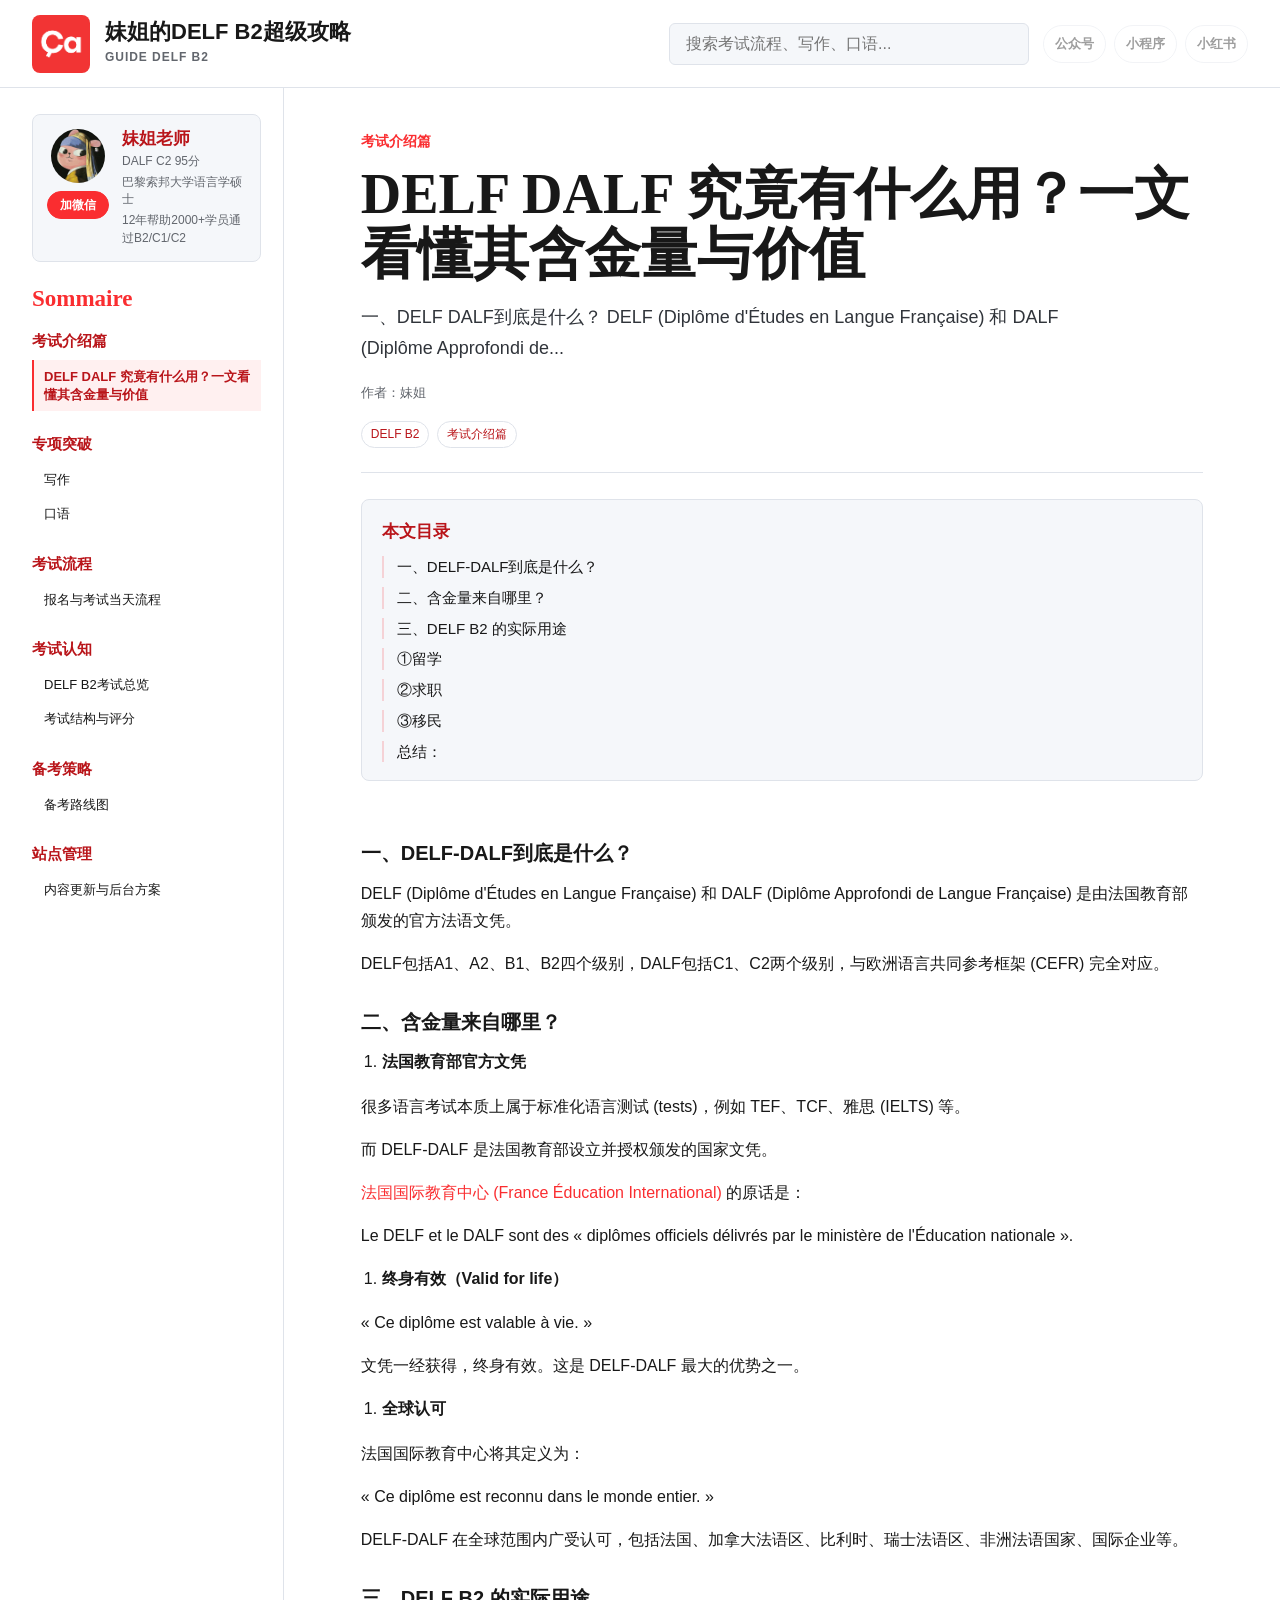
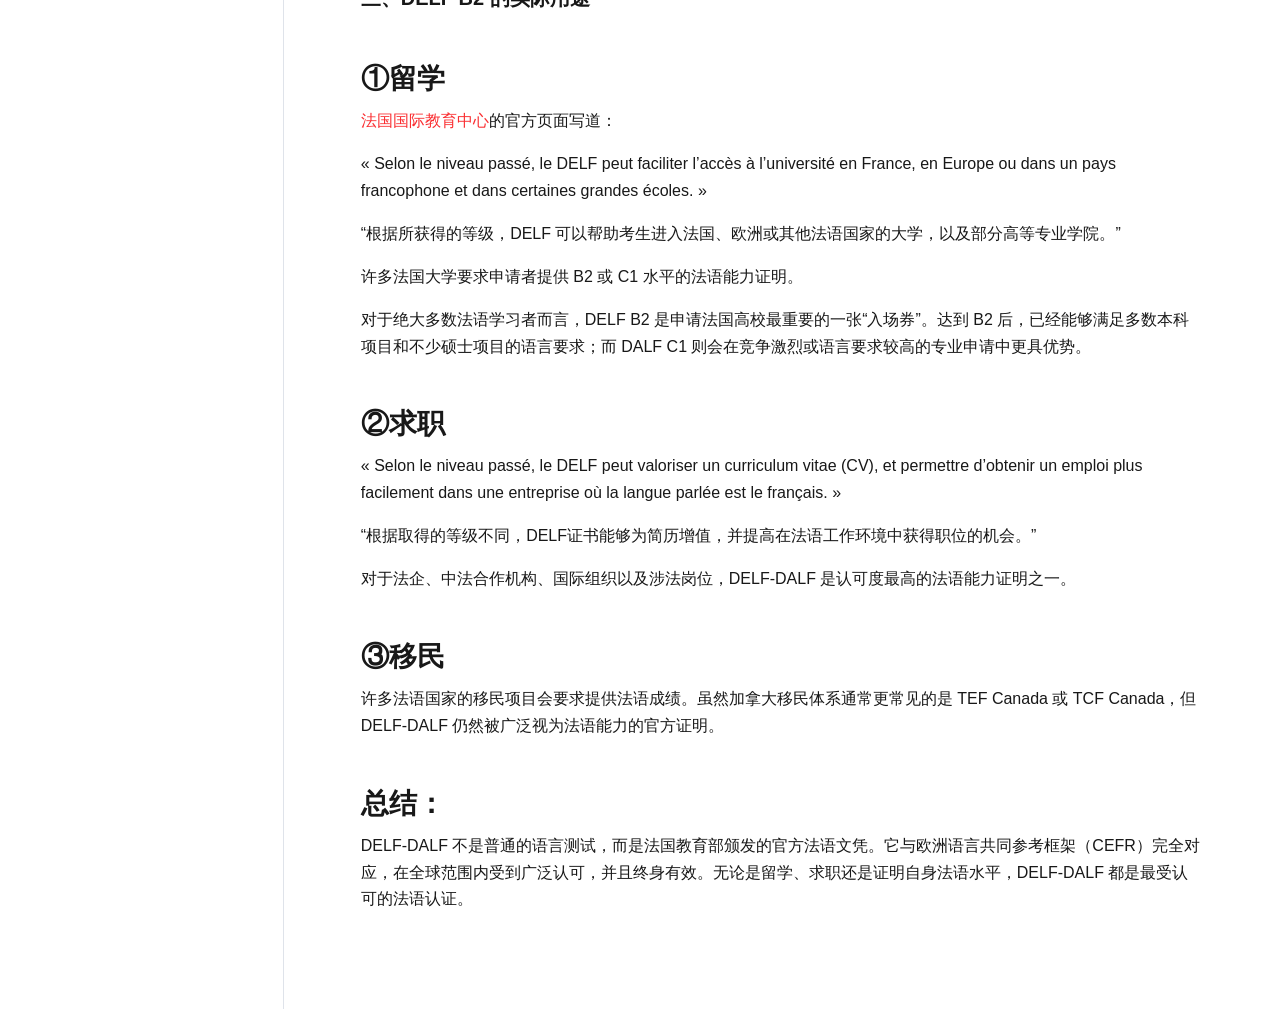
<file: index.html>
<!doctype html>
<html lang="zh-CN">
  <head>
    <meta charset="utf-8">
    <meta name="viewport" content="width=device-width, initial-scale=1">
    <title>妹姐的DELF B2超级攻略 | 一站式备考知识库</title>
    <meta
      name="description"
      content="面向法语学习者和 DELF B2 备考者的一站式考试内容、流程与备考知识库。"
    >
    <link rel="stylesheet" href="styles.css">
  </head>
  <body>
    <div class="site-shell">
      <header class="topbar">
        <button class="menu-button" id="menuButton" type="button" aria-label="打开目录" aria-expanded="false">
          <span></span>
          <span></span>
          <span></span>
        </button>

        <a class="brand" href="#delf-b2-overview" aria-label="返回首页">
          <img class="brand-mark" src="assets/brand/meijie-logo.png" alt="妹姐 logo">
          <span>
            <strong>妹姐的DELF B2超级攻略</strong>
            <small>Guide DELF B2</small>
          </span>
        </a>

        <div class="top-actions">
          <div class="search-wrap">
            <label class="sr-only" for="siteSearch">搜索文章</label>
            <input id="siteSearch" type="search" placeholder="搜索考试流程、写作、口语..." autocomplete="off">
            <div class="search-results" id="searchResults" hidden></div>
          </div>

          <div class="social-actions" aria-label="联系和关注">
            <button class="social-button" type="button" disabled title="公众号入口预留">公众号</button>
            <button class="social-button" type="button" disabled title="小程序入口预留">小程序</button>
            <button class="social-button" type="button" disabled title="小红书入口预留">小红书</button>
          </div>
        </div>
      </header>

      <div class="layout">
        <aside class="sidebar" id="sidebar" aria-label="Sommaire">
          <div class="sidebar-inner">
            <div class="author-card">
              <div class="author-photo">
                <img src="assets/brand/meijie-avatar.jpg" alt="妹姐头像">
                <button class="social-button primary author-wechat-button" id="wechatButton" type="button" aria-expanded="false" aria-controls="wechatPopover">
                  加微信
                </button>
              </div>
              <div class="author-info">
                <strong>妹姐老师</strong>
                <span>DALF C2 95分</span>
                <span>巴黎索邦大学语言学硕士</span>
                <span>12年帮助2000+学员通过B2/C1/C2</span>
              </div>
              <div class="wechat-popover" id="wechatPopover" hidden>
                <button class="popover-close" id="wechatClose" type="button" aria-label="关闭微信二维码">×</button>
                <div class="wechat-profile">
                  <img src="assets/brand/meijie-avatar.jpg" alt="妹姐头像">
                  <div>
                    <strong>添加妹姐微信</strong>
                    <span>微信号：meijie_fr</span>
                  </div>
                </div>
                <img class="wechat-qr" src="assets/brand/wechat-qr.jpg" alt="妹姐微信二维码">
              </div>
            </div>
            <div class="sidebar-title">Sommaire</div>
            <nav id="articleNav"></nav>
          </div>
        </aside>

        <main class="content-area">
          <article class="article" id="article">
            <div class="loading">正在整理知识库...</div>
          </article>
        </main>
      </div>
    </div>

    <div class="scrim" id="scrim" hidden></div>
    <script src="scripts.js"></script>
  </body>
</html>
</file>
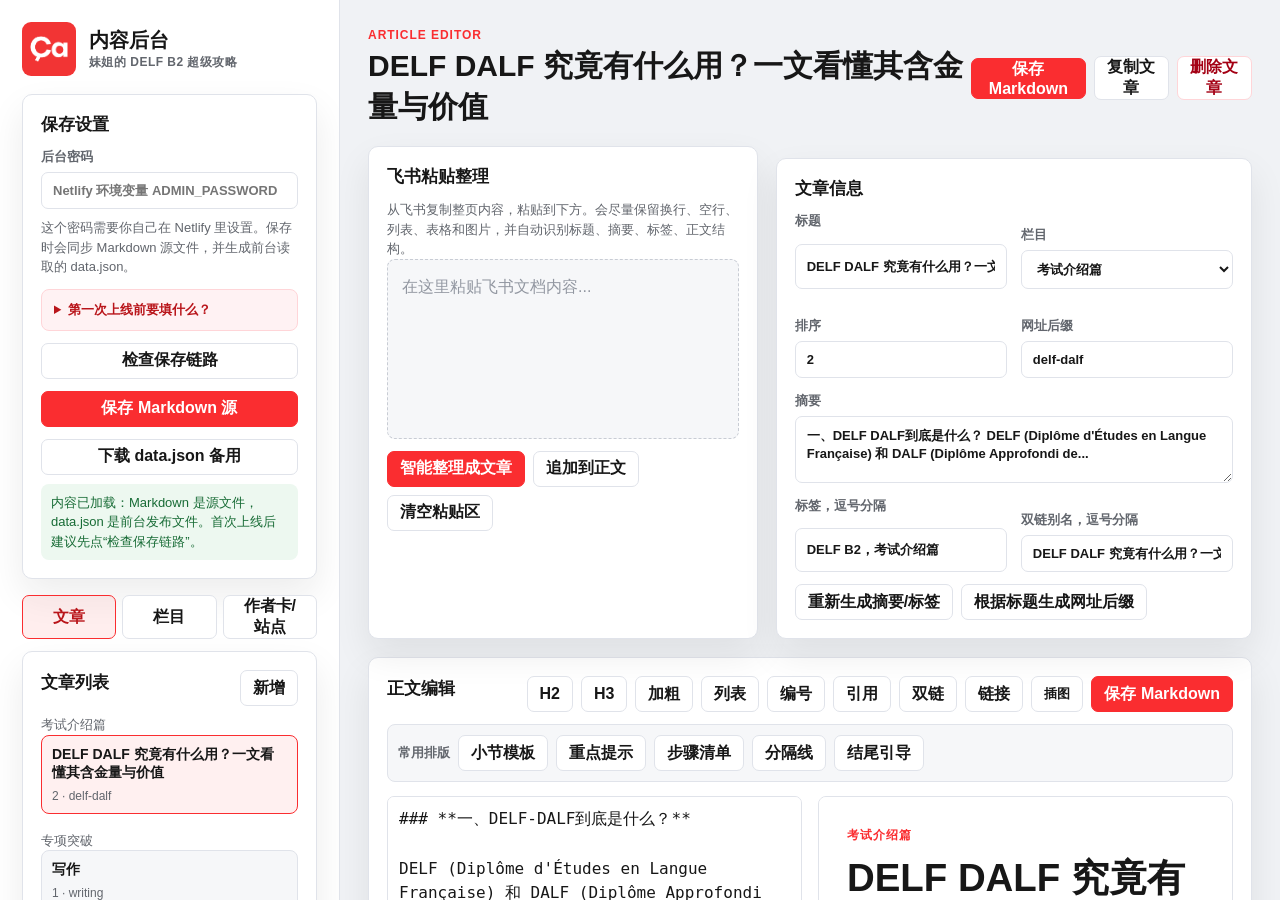
<file: admin/index.html>
<!doctype html>
<html lang="zh-CN">
  <head>
    <meta charset="utf-8">
    <meta name="viewport" content="width=device-width, initial-scale=1">
    <title>自定义内容后台 | 妹姐的DELF B2超级攻略</title>
    <link rel="stylesheet" href="admin.css">
  </head>
  <body>
    <div class="admin-shell">
      <aside class="admin-sidebar">
        <div class="admin-brand">
          <img id="adminLogo" src="../assets/brand/meijie-logo.png" alt="logo">
          <div>
            <strong>内容后台</strong>
            <span>妹姐的 DELF B2 超级攻略</span>
          </div>
        </div>

        <section class="panel connection-panel">
          <h2>保存设置</h2>
          <label>
            后台密码
            <input id="adminPassword" type="password" placeholder="Netlify 环境变量 ADMIN_PASSWORD">
          </label>
          <p class="hint">这个密码需要你自己在 Netlify 里设置。保存时会同步 Markdown 源文件，并生成前台读取的 data.json。</p>
          <details class="setup-help">
            <summary>第一次上线前要填什么？</summary>
            <p>进入 Netlify 项目后，找到 Site configuration → Environment variables，新增 <strong>ADMIN_PASSWORD</strong>、<strong>GITHUB_TOKEN</strong>、<strong>GITHUB_REPO</strong>、<strong>GITHUB_BRANCH</strong>。</p>
            <p><strong>ADMIN_PASSWORD</strong> 是你自己设置的后台密码，不是邮箱密码，也不是 GitHub 密码。<strong>GITHUB_REPO</strong> 只填“用户名/仓库名”，不要填完整网址。</p>
            <p>首次部署保护默认开启：保存前必须先在目标仓库找到 <strong>content/data.json</strong>，避免误写到空仓库或错仓库。保存成功后会同步 Markdown 源文件、<strong>content/site.json</strong> 和生成 JSON。</p>
          </details>
          <button class="ghost full" id="checkSetupButton" type="button">检查保存链路</button>
          <button class="primary full" id="saveAllButton" type="button">保存 Markdown 源</button>
          <button class="ghost full" id="downloadButton" type="button">下载 data.json 备用</button>
          <div id="setupReport" class="setup-report" hidden></div>
          <p id="saveStatus" class="hint status-message">线上 /admin/ 可以保存到 GitHub；首次上线后先点“检查保存链路”。本机写 Markdown 后运行构建脚本即可同步前台数据。</p>
        </section>

        <nav class="admin-tabs" aria-label="后台模块">
          <button class="tab active" type="button" data-tab="articles">文章</button>
          <button class="tab" type="button" data-tab="categories">栏目</button>
          <button class="tab" type="button" data-tab="site">作者卡/站点</button>
        </nav>

        <section class="panel article-list-panel">
          <div class="section-head">
            <h2>文章列表</h2>
            <button id="newArticleButton" type="button">新增</button>
          </div>
          <div id="articleList" class="article-list"></div>
        </section>
      </aside>

      <main class="admin-main">
        <section class="workspace active" id="workspace-articles">
          <div class="workspace-head">
            <div>
              <p class="eyebrow">Article Editor</p>
              <h1 id="editorTitle">文章编辑</h1>
            </div>
            <div class="head-actions">
              <button class="primary" id="saveTopButton" type="button">保存 Markdown</button>
              <button id="duplicateArticleButton" type="button">复制文章</button>
              <button class="danger" id="deleteArticleButton" type="button">删除文章</button>
            </div>
          </div>

          <div class="editor-grid">
            <section class="panel">
              <h2>飞书粘贴整理</h2>
              <p class="hint">从飞书复制整页内容，粘贴到下方。会尽量保留换行、空行、列表、表格和图片，并自动识别标题、摘要、标签、正文结构。</p>
              <div id="pasteBox" class="paste-box" contenteditable="true" data-placeholder="在这里粘贴飞书文档内容..."></div>
              <div class="inline-actions">
                <button class="primary" id="parsePasteButton" type="button">智能整理成文章</button>
                <button id="appendPasteButton" type="button">追加到正文</button>
                <button id="clearPasteButton" type="button">清空粘贴区</button>
              </div>
            </section>

            <section class="panel">
              <h2>文章信息</h2>
              <div class="form-grid">
                <label>
                  标题
                  <input id="articleTitle" type="text">
                </label>
                <label>
                  栏目
                  <select id="articleCategory"></select>
                </label>
                <label>
                  排序
                  <input id="articleOrder" type="number" min="1">
                </label>
                <label>
                  网址后缀
                  <input id="articleSlug" type="text" placeholder="可自动生成">
                </label>
              </div>
              <label>
                摘要
                <textarea id="articleSummary" rows="3" placeholder="可自动生成"></textarea>
              </label>
              <div class="form-grid">
                <label>
                  标签，逗号分隔
                  <input id="articleTags" type="text">
                </label>
                <label>
                  双链别名，逗号分隔
                  <input id="articleAliases" type="text">
                </label>
              </div>
              <div class="inline-actions">
                <button id="regenMetaButton" type="button">重新生成摘要/标签</button>
                <button id="slugifyButton" type="button">根据标题生成网址后缀</button>
              </div>
            </section>
          </div>

          <section class="panel">
            <div class="section-head">
              <h2>正文编辑</h2>
              <div class="toolbar">
                <button type="button" data-insert="## ">H2</button>
                <button type="button" data-insert="### ">H3</button>
                <button type="button" data-wrap="**">加粗</button>
                <button type="button" data-line="- ">列表</button>
                <button type="button" data-line="1. ">编号</button>
                <button type="button" data-line="> ">引用</button>
                <button type="button" id="wikiButton">双链</button>
                <button type="button" id="linkButton">链接</button>
                <label class="file-button">
                  插图
                  <input id="imageInput" type="file" accept="image/jpeg,image/png,image/gif,image/webp">
                </label>
                <button class="primary" id="saveBodyButton" type="button">保存 Markdown</button>
              </div>
            </div>
            <div class="template-toolbar" aria-label="常用排版模板">
              <span>常用排版</span>
              <button type="button" data-template="section">小节模板</button>
              <button type="button" data-template="tip">重点提示</button>
              <button type="button" data-template="steps">步骤清单</button>
              <button type="button" data-template="divider">分隔线</button>
              <button type="button" data-template="wechat">结尾引导</button>
            </div>
            <div class="body-grid">
              <textarea id="articleBody" rows="24" spellcheck="false"></textarea>
              <article id="articlePreview" class="preview"></article>
            </div>
          </section>
        </section>

        <section class="workspace" id="workspace-categories">
          <div class="workspace-head">
            <div>
              <p class="eyebrow">Categories</p>
              <h1>栏目管理</h1>
            </div>
            <button class="primary" id="newCategoryButton" type="button">新增栏目</button>
          </div>
          <p class="hint">可拖动排序，也可以直接改排序数字。文章编辑页里的栏目下拉会自动跟随这里。</p>
          <div id="categoryList" class="sortable-list"></div>
        </section>

        <section class="workspace" id="workspace-site">
          <div class="workspace-head">
            <div>
              <p class="eyebrow">Site & Author</p>
              <h1>作者卡和站点信息</h1>
            </div>
          </div>
          <div class="editor-grid">
            <section class="panel">
              <h2>站点</h2>
              <label>
                网站标题
                <input id="siteTitle" type="text">
              </label>
              <label>
                副标题
                <input id="siteSubtitle" type="text">
              </label>
              <label>
                搜索框提示
                <input id="siteSearchPlaceholder" type="text">
              </label>
              <label>
                Logo 路径
                <input id="siteLogo" type="text">
              </label>
            </section>
            <section class="panel">
              <h2>作者卡</h2>
              <label>
                作者姓名
                <input id="authorName" type="text">
              </label>
              <label>
                头像路径
                <input id="authorAvatar" type="text">
              </label>
              <label>
                简介，每行一条
                <textarea id="authorBio" rows="4"></textarea>
              </label>
              <label>
                微信号
                <input id="authorWechatId" type="text">
              </label>
              <label>
                微信二维码路径
                <input id="authorWechatQr" type="text">
              </label>
            </section>
          </div>
        </section>
      </main>
    </div>

    <script src="admin.js"></script>
  </body>
</html>
</file>
<file: styles.css>
:root {
  --accent: #fa2d30;
  --accent-dark: #b9151a;
  --accent-rgb: 250, 45, 48;
  --ink: #181818;
  --muted: #62666d;
  --line: #dfe3ea;
  --soft: #f5f7fa;
  --white: #ffffff;
  --shadow: 0 18px 42px rgba(181, 21, 26, 0.14);
  --sidebar: 284px;
  --topbar: 88px;
}

* {
  box-sizing: border-box;
}

html {
  scroll-behavior: smooth;
}

body {
  margin: 0;
  background: var(--white);
  color: var(--ink);
  font-family: -apple-system, BlinkMacSystemFont, "Segoe UI", "PingFang SC", "Hiragino Sans GB", "Microsoft YaHei", sans-serif;
  line-height: 1.68;
}

a {
  color: var(--accent);
  text-decoration: none;
}

a:hover {
  text-decoration: underline;
}

.sr-only {
  position: absolute;
  width: 1px;
  height: 1px;
  padding: 0;
  margin: -1px;
  overflow: hidden;
  clip: rect(0, 0, 0, 0);
  border: 0;
}

.site-shell {
  min-height: 100vh;
}

.topbar {
  position: sticky;
  top: 0;
  z-index: 40;
  display: grid;
  grid-template-columns: minmax(390px, 430px) minmax(0, 1fr);
  gap: 32px;
  align-items: center;
  height: var(--topbar);
  padding: 0 32px;
  border-bottom: 1px solid var(--line);
  background: rgba(255, 255, 255, 0.94);
  backdrop-filter: blur(12px);
}

.brand {
  display: inline-flex;
  align-items: center;
  gap: 15px;
  min-width: 0;
  color: var(--ink);
  text-decoration: none;
}

.brand:hover {
  text-decoration: none;
}

.brand-mark {
  display: block;
  width: 58px;
  height: 58px;
  flex: 0 0 auto;
  border-radius: 8px;
  object-fit: cover;
}

.brand strong {
  display: block;
  color: var(--ink);
  font-family: Arial, "Helvetica Neue", Helvetica, "PingFang SC", "Microsoft YaHei", sans-serif;
  font-size: 22px;
  font-weight: 900;
  letter-spacing: 0;
  line-height: 1.18;
}

.brand small {
  display: block;
  margin-top: 2px;
  color: var(--muted);
  font-size: 12px;
  font-weight: 700;
  letter-spacing: 0.08em;
  text-transform: uppercase;
}

.top-actions {
  position: relative;
  display: flex;
  justify-content: flex-end;
  align-items: center;
  gap: 14px;
  min-width: 0;
}

.search-wrap {
  position: relative;
  width: min(100%, 360px);
  flex: 0 1 360px;
}

.search-wrap input {
  width: 100%;
  height: 42px;
  padding: 0 16px;
  border: 1px solid var(--line);
  border-radius: 6px;
  background: var(--soft);
  color: var(--ink);
  font: inherit;
  outline: none;
}

.search-wrap input:focus {
  border-color: var(--accent);
  background: var(--white);
  box-shadow: 0 0 0 3px rgba(var(--accent-rgb), 0.12);
}

.search-results {
  position: absolute;
  top: 50px;
  right: 0;
  left: 0;
  z-index: 60;
  max-height: min(64vh, 520px);
  overflow: auto;
  border: 1px solid var(--line);
  border-radius: 8px;
  background: var(--white);
  box-shadow: var(--shadow);
}

.search-hit {
  display: block;
  padding: 14px 16px;
  border-bottom: 1px solid var(--line);
  color: var(--ink);
}

.search-hit:last-child {
  border-bottom: 0;
}

.search-hit strong {
  display: block;
  color: var(--accent-dark);
  font-size: 15px;
}

.social-actions {
  display: flex;
  align-items: center;
  gap: 8px;
  min-width: 0;
}

.social-button {
  height: 38px;
  padding: 0 11px;
  border: 1px solid var(--line);
  border-radius: 999px;
  background: var(--white);
  color: var(--ink);
  font: inherit;
  font-size: 13px;
  font-weight: 800;
  white-space: nowrap;
  cursor: pointer;
}

.social-button:hover:not(:disabled),
.social-button:focus-visible {
  border-color: var(--accent);
  color: var(--accent-dark);
  outline: none;
}

.social-button.primary {
  border-color: var(--accent);
  background: var(--accent);
  color: var(--white);
}

.social-button:disabled {
  opacity: 0.42;
  cursor: not-allowed;
}

.wechat-popover {
  position: absolute;
  top: 54px;
  right: 0;
  z-index: 80;
  width: 268px;
  padding: 16px;
  border: 1px solid var(--line);
  border-radius: 10px;
  background: var(--white);
  box-shadow: var(--shadow);
}

.popover-close {
  position: absolute;
  top: 8px;
  right: 10px;
  border: 0;
  background: transparent;
  color: var(--muted);
  font-size: 22px;
  line-height: 1;
  cursor: pointer;
}

.wechat-profile {
  display: flex;
  align-items: center;
  gap: 10px;
  padding-right: 20px;
}

.wechat-profile img {
  width: 44px;
  height: 44px;
  border-radius: 50%;
  object-fit: cover;
}

.wechat-profile strong,
.wechat-profile span {
  display: block;
}

.wechat-profile strong {
  font-size: 15px;
  line-height: 1.25;
}

.wechat-profile span {
  margin-top: 2px;
  color: var(--muted);
  font-size: 13px;
}

.wechat-qr {
  display: block;
  width: 100%;
  margin-top: 14px;
  border: 1px solid var(--line);
  border-radius: 8px;
}

.search-hit span {
  display: block;
  margin-top: 3px;
  color: var(--muted);
  font-size: 13px;
  line-height: 1.45;
}

.layout {
  display: grid;
  grid-template-columns: var(--sidebar) minmax(0, 1fr);
}

.sidebar {
  min-height: calc(100vh - var(--topbar));
  border-right: 1px solid var(--line);
  background: var(--white);
}

.sidebar-inner {
  position: sticky;
  top: var(--topbar);
  height: calc(100vh - var(--topbar));
  overflow: auto;
  padding: 26px 22px 34px 32px;
}

.sidebar-title {
  margin: 0 0 16px;
  color: var(--accent);
  font-family: Georgia, "Times New Roman", serif;
  font-size: 23px;
  font-weight: 700;
  line-height: 1.15;
}

.author-card {
  position: relative;
  display: grid;
  grid-template-columns: 62px minmax(0, 1fr);
  align-items: flex-start;
  gap: 13px;
  margin: 0 0 24px;
  padding: 14px;
  border: 1px solid var(--line);
  border-radius: 8px;
  background: var(--soft);
}

.author-photo {
  display: grid;
  justify-items: center;
  gap: 8px;
}

.author-photo img {
  width: 54px;
  height: 54px;
  border-radius: 50%;
  object-fit: cover;
}

.author-wechat-button {
  width: 62px;
  height: 28px;
  padding: 0;
  font-size: 12px;
}

.author-info strong,
.author-info span {
  display: block;
}

.author-info strong {
  color: var(--accent-dark);
  font-size: 17px;
  line-height: 1.2;
}

.author-info span {
  margin-top: 4px;
  color: var(--muted);
  font-size: 12px;
  line-height: 1.42;
}

.author-card .wechat-popover {
  position: static;
  grid-column: 1 / -1;
  width: 100%;
  margin-top: 2px;
  padding: 12px;
  box-shadow: 0 12px 28px rgba(181, 21, 26, 0.12);
}

.author-card .wechat-profile img {
  width: 38px;
  height: 38px;
}

.nav-section {
  margin-bottom: 20px;
}

.nav-section h2 {
  margin: 0 0 7px;
  color: var(--accent-dark);
  font-size: 15px;
  font-weight: 700;
  letter-spacing: 0;
}

.nav-link {
  display: block;
  padding: 8px 10px;
  border-left: 2px solid transparent;
  color: var(--ink);
  font-size: 13px;
  line-height: 1.35;
  text-decoration: none;
}

.nav-link:hover {
  background: var(--soft);
  text-decoration: none;
}

.nav-link.active {
  border-left-color: var(--accent);
  background: rgba(var(--accent-rgb), 0.07);
  color: var(--accent-dark);
  font-weight: 700;
}

.content-area {
  width: min(100%, 1020px);
  padding: 42px clamp(24px, 6vw, 84px) 80px;
}

.article {
  max-width: 860px;
}

.loading {
  color: var(--muted);
}

.article-header {
  padding-bottom: 24px;
  border-bottom: 1px solid var(--line);
}

.eyebrow {
  margin: 0 0 10px;
  color: var(--accent);
  font-family: Georgia, "Times New Roman", serif;
  font-size: 14px;
  font-weight: 700;
}

.article h1 {
  margin: 0;
  font-family: Georgia, "Times New Roman", "Songti SC", serif;
  font-size: clamp(34px, 5vw, 56px);
  line-height: 1.08;
  letter-spacing: 0;
}

.summary {
  max-width: 720px;
  margin: 18px 0 0;
  color: #30343a;
  font-size: 18px;
  line-height: 1.7;
}

.meta {
  display: flex;
  flex-wrap: wrap;
  gap: 8px 14px;
  margin-top: 18px;
  color: var(--muted);
  font-size: 13px;
}

.tag-row {
  display: flex;
  flex-wrap: wrap;
  gap: 8px;
  margin-top: 18px;
}

.tag {
  padding: 2px 9px;
  border: 1px solid var(--line);
  border-radius: 999px;
  color: var(--accent-dark);
  font-size: 12px;
}

.article-toc {
  margin: 26px 0 6px;
  padding: 18px 20px;
  border: 1px solid var(--line);
  border-radius: 8px;
  background: var(--soft);
}

.article-toc strong {
  display: block;
  margin-bottom: 10px;
  color: var(--accent-dark);
  font-size: 17px;
}

.article-toc a {
  display: block;
  margin: 9px 0 0;
  padding-left: 13px;
  border-left: 2px solid rgba(var(--accent-rgb), 0.18);
  color: var(--ink);
  font-size: 15px;
  line-height: 1.45;
}

.article-body {
  padding-top: 22px;
  font-size: 16px;
}

.article-body h2,
.article-body h3 {
  scroll-margin-top: 96px;
}

.article-body h2 {
  margin: 42px 0 12px;
  padding-top: 4px;
  font-family: Georgia, "Times New Roman", "Songti SC", serif;
  font-size: 28px;
  line-height: 1.25;
}

.article-body h3 {
  margin: 28px 0 10px;
  font-size: 20px;
}

.article-body p {
  margin: 0 0 16px;
}

.article-body ul,
.article-body ol {
  margin: 0 0 18px;
  padding-left: 1.3em;
}

.article-body li {
  margin: 5px 0;
}

.article-body blockquote {
  margin: 20px 0;
  padding: 10px 18px;
  border-left: 3px solid var(--accent);
  background: var(--soft);
  color: #32363d;
}

.article-body code {
  padding: 2px 5px;
  border-radius: 4px;
  background: var(--soft);
  font-family: ui-monospace, SFMono-Regular, Menlo, Monaco, Consolas, monospace;
  font-size: 0.92em;
}

.article-body pre {
  overflow: auto;
  padding: 16px;
  border-radius: 8px;
  background: #101820;
  color: #f5f7fa;
}

.article-body pre code {
  padding: 0;
  background: transparent;
  color: inherit;
}

.article-body hr {
  height: 1px;
  margin: 32px 0;
  border: 0;
  background: var(--line);
}

.article-body table {
  width: 100%;
  margin: 22px 0;
  border-collapse: collapse;
  font-size: 14px;
}

.article-body th,
.article-body td {
  padding: 10px 12px;
  border: 1px solid var(--line);
  vertical-align: top;
}

.article-body th {
  background: var(--soft);
  color: var(--accent-dark);
  text-align: left;
}

.wiki-link {
  border-bottom: 1px solid rgba(var(--accent-rgb), 0.24);
  color: var(--accent);
  font-weight: 650;
}

.missing-link {
  border-bottom: 1px dashed #a2a8b0;
  color: #6c7178;
}

.article-figure {
  margin: 26px 0;
}

.article-figure img,
.article-figure video {
  display: block;
  width: 100%;
  max-height: 540px;
  object-fit: contain;
  border: 1px solid var(--line);
  border-radius: 8px;
  background: var(--soft);
}

.article-figure audio {
  width: 100%;
}

.article-figure figcaption {
  margin-top: 8px;
  color: var(--muted);
  font-size: 13px;
}

.backlinks {
  margin-top: 42px;
  padding-top: 22px;
  border-top: 1px solid var(--line);
}

.backlinks h2 {
  margin: 0 0 12px;
  font-size: 18px;
}

.backlinks a {
  display: inline-block;
  margin: 0 12px 8px 0;
  padding: 4px 10px;
  border: 1px solid var(--line);
  border-radius: 999px;
  color: var(--accent-dark);
  font-size: 13px;
}

.menu-button {
  display: none;
  width: 42px;
  height: 42px;
  padding: 9px;
  border: 1px solid var(--line);
  border-radius: 6px;
  background: var(--white);
}

.menu-button span {
  display: block;
  height: 2px;
  margin: 5px 0;
  background: var(--ink);
}

.scrim {
  position: fixed;
  inset: 0;
  z-index: 45;
  background: rgba(16, 24, 32, 0.28);
}

@media (max-width: 900px) {
  :root {
    --sidebar: 280px;
  }

  .topbar {
    grid-template-columns: auto minmax(116px, 1fr);
    gap: 14px;
    height: auto;
    min-height: 68px;
    padding: 12px 16px;
  }

  .menu-button {
    display: block;
  }

  .brand {
    min-width: 0;
  }

  .brand strong {
    font-size: 17px;
    line-height: 1.2;
  }

  .brand small {
    display: none;
  }

  .brand-mark {
    width: 44px;
    height: 44px;
  }

  .top-actions {
    grid-column: 1 / -1;
    justify-content: flex-start;
    gap: 10px;
    width: 100%;
    overflow: visible;
  }

  .search-wrap {
    flex: 1 1 180px;
    width: auto;
  }

  .search-wrap input {
    height: 40px;
    font-size: 14px;
  }

  .social-actions {
    flex: 0 0 auto;
    gap: 6px;
    overflow-x: auto;
    padding-bottom: 2px;
  }

  .social-button {
    height: 36px;
    padding: 0 9px;
    font-size: 12px;
  }

  .wechat-popover {
    top: 48px;
    right: 0;
    width: min(88vw, 268px);
  }

  .layout {
    display: block;
  }

  .sidebar {
    position: fixed;
    top: 0;
    bottom: 0;
    left: 0;
    z-index: 50;
    width: min(86vw, var(--sidebar));
    min-height: 100vh;
    transform: translateX(-100%);
    transition: transform 180ms ease;
    box-shadow: var(--shadow);
  }

  .sidebar.open {
    transform: translateX(0);
  }

  .sidebar-inner {
    position: static;
    height: 100%;
    padding: 26px 20px;
  }

  .content-area {
    padding: 28px 18px 64px;
  }

  .article h1 {
    font-size: 36px;
  }

  .summary {
    font-size: 16px;
  }

  .article-body table {
    display: block;
    overflow-x: auto;
    white-space: nowrap;
  }
}
</file>
<file: admin/admin.css>
:root {
  --accent: #fa2d30;
  --accent-dark: #b9151a;
  --ink: #171717;
  --muted: #62666d;
  --line: #e0e3ea;
  --soft: #f6f7f9;
  --white: #fff;
  --danger: #a40014;
  --shadow: 0 16px 36px rgba(24, 24, 24, 0.08);
}

* {
  box-sizing: border-box;
}

body {
  margin: 0;
  color: var(--ink);
  background: #f0f2f5;
  font-family: -apple-system, BlinkMacSystemFont, "Segoe UI", "PingFang SC", "Microsoft YaHei", sans-serif;
}

button,
input,
textarea,
select {
  font: inherit;
}

button {
  border: 1px solid var(--line);
  border-radius: 7px;
  background: var(--white);
  color: var(--ink);
  cursor: pointer;
  font-weight: 700;
  min-height: 36px;
  padding: 0 12px;
}

button:hover {
  border-color: var(--accent);
  color: var(--accent-dark);
}

button.primary {
  border-color: var(--accent);
  background: var(--accent);
  color: var(--white);
}

button:disabled {
  cursor: wait;
  opacity: 0.62;
}

button.ghost {
  background: transparent;
}

button.danger {
  border-color: #ffd5d8;
  color: var(--danger);
}

button.full {
  width: 100%;
}

input,
textarea,
select {
  width: 100%;
  border: 1px solid var(--line);
  border-radius: 7px;
  background: var(--white);
  color: var(--ink);
  outline: none;
  padding: 10px 11px;
}

input.needs-attention {
  border-color: var(--accent);
  box-shadow: 0 0 0 3px rgba(250, 45, 48, 0.13);
}

textarea {
  resize: vertical;
}

label {
  display: grid;
  gap: 6px;
  color: var(--muted);
  font-size: 13px;
  font-weight: 700;
}

label + label,
.form-grid + label,
label + .form-grid {
  margin-top: 14px;
}

.admin-shell {
  display: grid;
  grid-template-columns: 340px minmax(0, 1fr);
  min-height: 100vh;
}

.admin-sidebar {
  height: 100vh;
  overflow: auto;
  border-right: 1px solid var(--line);
  background: var(--white);
  padding: 22px;
}

.admin-main {
  height: 100vh;
  overflow: auto;
  padding: 28px;
}

.admin-brand {
  display: flex;
  gap: 13px;
  align-items: center;
  margin-bottom: 18px;
}

.admin-brand img {
  width: 54px;
  height: 54px;
  border-radius: 9px;
  object-fit: cover;
}

.admin-brand strong,
.admin-brand span {
  display: block;
}

.admin-brand strong {
  font-size: 20px;
}

.admin-brand span {
  color: var(--muted);
  font-size: 12px;
  font-weight: 800;
  letter-spacing: 0.04em;
  text-transform: uppercase;
}

.panel {
  border: 1px solid var(--line);
  border-radius: 10px;
  background: var(--white);
  box-shadow: var(--shadow);
  padding: 18px;
}

.panel + .panel,
.admin-tabs + .panel,
.connection-panel button + button {
  margin-top: 12px;
}

.panel h2 {
  margin: 0 0 12px;
  font-size: 17px;
}

.hint {
  margin: 9px 0 0;
  color: var(--muted);
  font-size: 13px;
  line-height: 1.5;
}

.hint strong {
  color: var(--ink);
}

.status-message {
  border-radius: 8px;
  padding: 9px 10px;
}

.status-info {
  background: var(--soft);
}

.status-ok {
  background: #edf8f0;
  color: #176b35;
}

.status-warn {
  background: #fff7e6;
  color: #7a4b00;
}

.status-error {
  background: #fff0f1;
  color: var(--danger);
}

.setup-help {
  margin: 12px 0;
  border: 1px solid #ffd5d8;
  border-radius: 8px;
  background: rgba(250, 45, 48, 0.06);
  padding: 10px 12px;
  color: var(--muted);
  font-size: 13px;
  line-height: 1.55;
}

.setup-help summary {
  color: var(--accent-dark);
  cursor: pointer;
  font-weight: 800;
}

.setup-help p {
  margin: 8px 0 0;
}

.setup-report {
  display: grid;
  gap: 8px;
  margin-top: 12px;
  border: 1px solid var(--line);
  border-radius: 8px;
  background: var(--soft);
  padding: 10px;
  font-size: 13px;
  line-height: 1.45;
}

.setup-report[hidden] {
  display: none;
}

.setup-report > strong {
  font-size: 14px;
}

.setup-report p {
  margin: 0;
  color: var(--muted);
}

.setup-report ul {
  display: grid;
  gap: 8px;
  margin: 0;
  padding: 0;
  list-style: none;
}

.setup-report li {
  display: grid;
  grid-template-columns: 42px minmax(0, 1fr);
  gap: 8px;
  border-radius: 7px;
  background: var(--white);
  padding: 9px;
}

.setup-report li > span {
  align-self: start;
  border-radius: 999px;
  padding: 2px 6px;
  color: var(--white);
  font-size: 11px;
  font-weight: 900;
  text-align: center;
}

.setup-report li.pass > span {
  background: #218a45;
}

.setup-report li.warn > span {
  background: #bd7600;
}

.setup-report li.fail > span {
  background: var(--danger);
}

.setup-report li strong {
  display: block;
  margin-bottom: 3px;
}

.setup-report .fix {
  margin-top: 4px;
  color: var(--ink);
  font-weight: 700;
}

.admin-tabs {
  display: grid;
  grid-template-columns: repeat(3, 1fr);
  gap: 6px;
  margin: 16px 0 12px;
}

.tab.active {
  border-color: var(--accent);
  background: rgba(250, 45, 48, 0.08);
  color: var(--accent-dark);
}

.section-head,
.workspace-head,
.inline-actions,
.head-actions,
.toolbar {
  display: flex;
  align-items: center;
  gap: 8px;
}

.section-head,
.workspace-head {
  justify-content: space-between;
}

.workspace-head {
  margin-bottom: 18px;
}

.workspace-head h1 {
  margin: 0;
  font-size: 30px;
}

.eyebrow {
  margin: 0 0 4px;
  color: var(--accent);
  font-size: 12px;
  font-weight: 900;
  letter-spacing: 0.08em;
  text-transform: uppercase;
}

.workspace {
  display: none;
}

.workspace.active {
  display: block;
}

.article-list {
  display: grid;
  gap: 8px;
}

.article-item,
.category-item {
  display: grid;
  gap: 7px;
  border: 1px solid var(--line);
  border-radius: 8px;
  background: var(--soft);
  padding: 10px;
}

.article-item {
  cursor: pointer;
}

.article-item.active {
  border-color: var(--accent);
  background: rgba(250, 45, 48, 0.07);
}

.article-item strong {
  font-size: 14px;
}

.article-item span,
.category-item span {
  color: var(--muted);
  font-size: 12px;
}

.editor-grid {
  display: grid;
  grid-template-columns: minmax(280px, 0.9fr) minmax(360px, 1.1fr);
  gap: 18px;
  margin-bottom: 18px;
}

.form-grid {
  display: grid;
  grid-template-columns: repeat(2, minmax(0, 1fr));
  gap: 14px;
}

.paste-box {
  min-height: 180px;
  max-height: 360px;
  overflow: auto;
  border: 1px dashed #c8ccd4;
  border-radius: 8px;
  background: var(--soft);
  padding: 14px;
  line-height: 1.65;
}

.paste-box:empty::before {
  content: attr(data-placeholder);
  color: #9297a1;
}

.inline-actions {
  flex-wrap: wrap;
  margin-top: 12px;
}

.toolbar {
  flex-wrap: wrap;
  justify-content: flex-end;
}

.template-toolbar {
  display: flex;
  flex-wrap: wrap;
  align-items: center;
  gap: 8px;
  margin: 12px 0 14px;
  padding: 10px;
  border: 1px solid var(--line);
  border-radius: 8px;
  background: var(--soft);
}

.template-toolbar span {
  color: var(--muted);
  font-size: 13px;
  font-weight: 800;
}

.file-button {
  display: inline-grid;
  place-items: center;
  min-height: 36px;
  padding: 0 12px;
  border: 1px solid var(--line);
  border-radius: 7px;
  background: var(--white);
  color: var(--ink);
  cursor: pointer;
}

.file-button input {
  display: none;
}

.body-grid {
  display: grid;
  grid-template-columns: minmax(0, 1fr) minmax(0, 1fr);
  gap: 16px;
}

#articleBody {
  min-height: 560px;
  font-family: ui-monospace, SFMono-Regular, Menlo, Monaco, Consolas, monospace;
  line-height: 1.55;
}

.preview {
  min-height: 560px;
  max-height: 760px;
  overflow: auto;
  border: 1px solid var(--line);
  border-radius: 8px;
  background: var(--white);
  padding: 28px;
  line-height: 1.8;
}

.preview .article-header {
  margin-bottom: 22px;
  padding-bottom: 18px;
  border-bottom: 1px solid var(--line);
}

.preview .article-header h1 {
  margin: 0;
  color: var(--ink);
  font-size: clamp(26px, 3vw, 40px);
  line-height: 1.18;
}

.preview .eyebrow {
  margin-bottom: 8px;
}

.preview .summary {
  margin: 12px 0 0;
  color: var(--muted);
  font-size: 16px;
  line-height: 1.75;
}

.preview .meta {
  display: flex;
  flex-wrap: wrap;
  gap: 8px;
  margin-top: 12px;
  color: var(--muted);
  font-size: 13px;
}

.preview .tag-row {
  display: flex;
  flex-wrap: wrap;
  gap: 8px;
  margin-top: 14px;
}

.preview .tag {
  border: 1px solid rgba(250, 45, 48, 0.25);
  border-radius: 999px;
  background: rgba(250, 45, 48, 0.07);
  color: var(--accent-dark);
  font-size: 12px;
  font-weight: 800;
  padding: 4px 9px;
}

.preview .article-toc {
  display: grid;
  gap: 8px;
  margin: 0 0 24px;
  padding: 14px 16px;
  border-left: 4px solid var(--accent);
  background: var(--soft);
}

.preview .article-toc strong {
  color: var(--accent-dark);
  font-size: 15px;
}

.preview .article-toc a {
  color: var(--ink);
  font-size: 14px;
  text-decoration: none;
}

.preview .article-toc a.level-3 {
  padding-left: 14px;
  color: var(--muted);
}

.preview .article-body {
  color: #25272b;
  font-size: 16px;
}

.preview .article-body h2 {
  margin: 34px 0 12px;
  color: var(--accent-dark);
  font-size: 24px;
  line-height: 1.3;
}

.preview .article-body h3 {
  margin: 26px 0 10px;
  font-size: 19px;
  line-height: 1.35;
}

.preview .article-body p {
  margin: 13px 0;
}

.preview .article-body ul,
.preview .article-body ol {
  padding-left: 1.35em;
}

.preview .article-body li {
  margin: 7px 0;
}

.preview .article-body blockquote {
  margin: 20px 0;
  padding: 12px 16px;
  border-left: 4px solid var(--accent);
  background: var(--soft);
  color: #30343a;
}

.preview .article-body img,
.preview .article-body video {
  max-width: 100%;
  border-radius: 8px;
}

.preview .article-body audio {
  width: 100%;
}

.preview .article-body figure {
  margin: 22px 0;
}

.preview .article-body figcaption {
  margin-top: 8px;
  color: var(--muted);
  font-size: 13px;
  text-align: center;
}

.preview .article-body hr {
  height: 1px;
  margin: 30px 0;
  border: 0;
  background: var(--line);
}

.preview .article-body table {
  width: 100%;
  margin: 18px 0;
  border-collapse: collapse;
  font-size: 13px;
}

.preview .article-body th,
.preview .article-body td {
  padding: 8px 10px;
  border: 1px solid var(--line);
  vertical-align: top;
}

.preview .article-body th {
  background: var(--soft);
  color: var(--accent-dark);
  text-align: left;
}

.preview .wiki-link {
  color: var(--accent-dark);
  font-weight: 800;
}

.sortable-list {
  display: grid;
  gap: 10px;
}

.category-item {
  grid-template-columns: 28px minmax(180px, 1fr) 110px auto;
  align-items: center;
}

.drag-handle {
  color: var(--muted);
  cursor: grab;
  font-weight: 900;
  text-align: center;
}

.category-item.dragging,
.article-item.dragging {
  opacity: 0.45;
}

@media (max-width: 980px) {
  .admin-shell,
  .editor-grid,
  .body-grid {
    display: block;
  }

  .admin-sidebar,
  .admin-main {
    height: auto;
  }

  .editor-grid > *,
  .body-grid > * {
    margin-bottom: 16px;
  }
}
</file>
